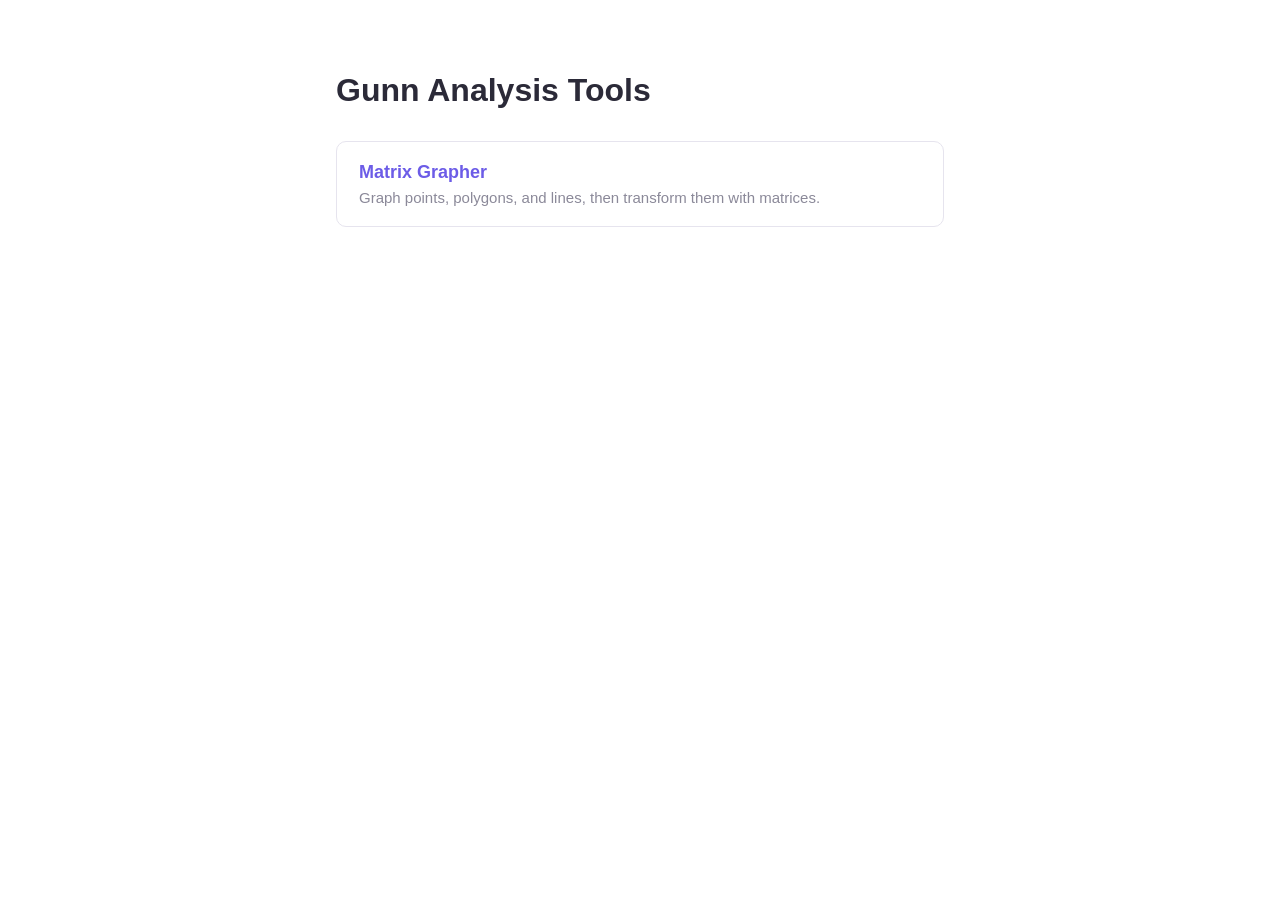
<file: index.html>
<!DOCTYPE html>
<html lang="en">
<head>
  <meta charset="utf-8">
  <meta name="viewport" content="width=device-width, initial-scale=1">
  <title>Gunn Analysis Tools</title>
  <link rel="stylesheet" href="matrix-grapher/style.css">
  <style>
    #home-page { max-width: 640px; margin: 0 auto; padding: 72px 16px; }
    #home-page h1 { font-size: 32px; margin: 0 0 32px; }
    .tool-card { display: block; padding: 20px 22px; border: 1px solid var(--border); border-radius: 10px; color: inherit; text-decoration: none; }
    .tool-card:hover, .tool-card:focus-visible { border-color: var(--accent); background: var(--accent-soft); }
    .tool-card h2 { font-size: 18px; margin: 0 0 6px; color: var(--accent); }
    .tool-card p { margin: 0; color: var(--muted); }
  </style>
</head>
<body>
  <main id="home-page">
    <h1>Gunn Analysis Tools</h1>
    <a class="tool-card" href="matrix-grapher/matrix-grapher.html">
      <h2>Matrix Grapher</h2>
      <p>Graph points, polygons, and lines, then transform them with matrices.</p>
    </a>
  </main>
</body>
</html>
</file>
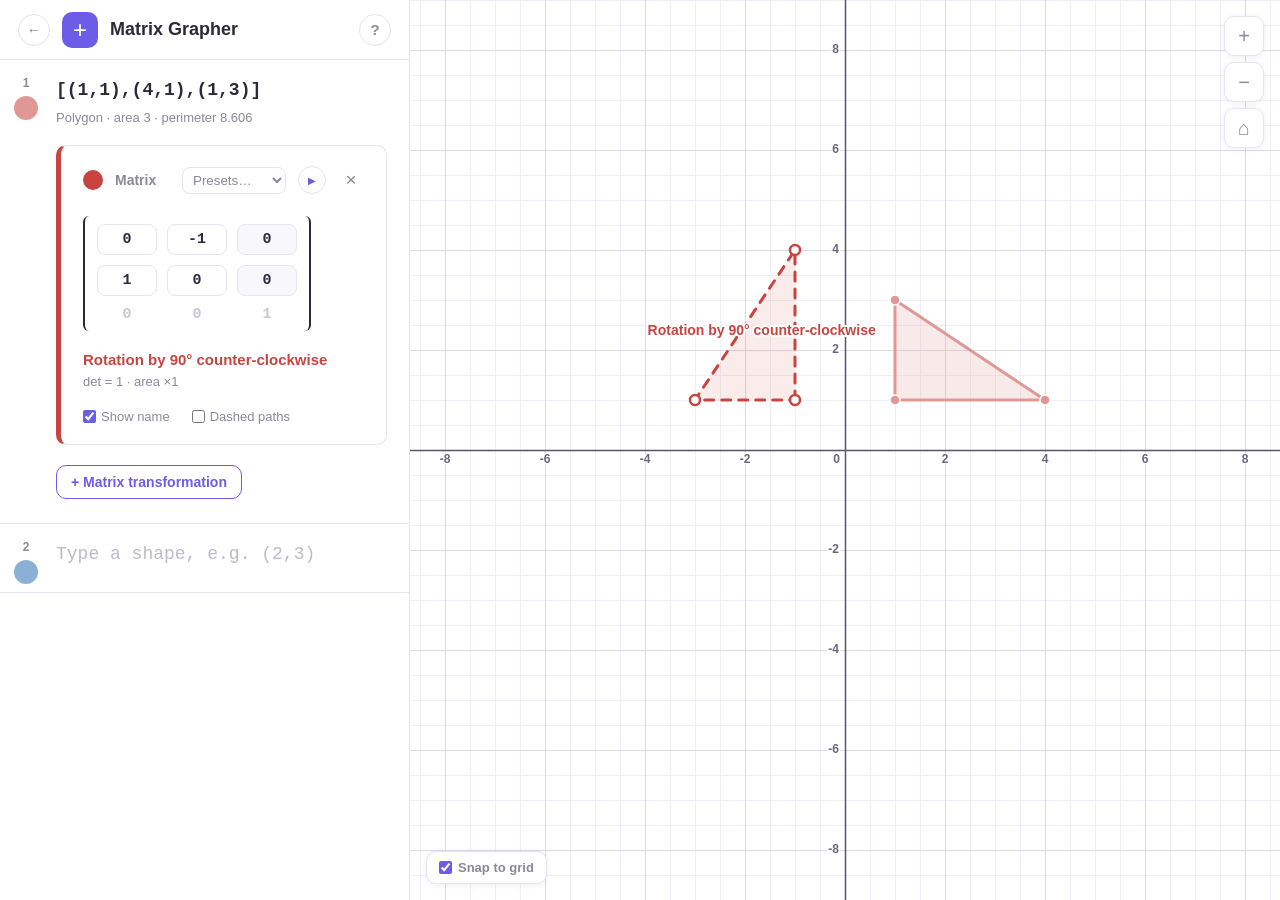
<file: matrix-grapher/matrix-grapher.html>
<!DOCTYPE html>
<html lang="en">
<head>
  <meta charset="utf-8">
  <meta name="viewport" content="width=device-width, initial-scale=1">
  <title>Matrix Grapher</title>
  <link rel="stylesheet" href="style.css">
</head>
<body>
  <div id="app">
    <aside id="sidebar">
      <header id="topbar">
        <a id="backBtn" class="icon-btn" href="../index.html" title="Back to home" aria-label="Back to home">←</a>
        <div id="addWrap">
          <button id="addBtn" title="Add a new shape">+</button>
        </div>
        <div class="title">Matrix Grapher</div>
        <button id="helpBtn" class="icon-btn" title="Help">?</button>
      </header>
      <div id="list"></div>
    </aside>

    <main id="graph">
      <canvas id="cv"></canvas>
      <label id="snapBox"><input type="checkbox" id="snap" checked> Snap to grid</label>
      <div id="zoomCol">
        <button id="zoomIn" title="Zoom in">+</button>
        <button id="zoomOut" title="Zoom out">−</button>
        <button id="home" title="Reset view">⌂</button>
      </div>
    </main>
  </div>

  <dialog id="help">
    <h2>How to use Matrix Grapher</h2>
    <h3>1. Make a shape</h3>
    <ul>
      <li>Type it in a row: a point <code>(2, 3)</code>, a polygon <code>[(0,0),(3,0),(0,2)]</code>, or a line <code>y=2x+1</code>, <code>x=3</code>, <code>2x+3y=6</code>.</li>
      <li>Drag its points (or the whole polygon) on the graph to move it.</li>
    </ul>
    <h3>2. Transform it</h3>
    <ul>
      <li>Under the shape, press <b>+ matrix transformation</b> and type the numbers of a matrix. The last column (shift) is for translations. You can type things like <code>cos(pi/4)</code> or <code>1/2</code>.</li>
      <li>The app works out what the matrix does (rotation, reflection, dilation, stretch, shear, translation, projection onto a line...). Tick <b>Show transformation name</b> to see it.</li>
      <li>The original shape is solid with filled points. Each transformed image is dashed with hollow points.</li>
      <li>Add several transformations to the same shape to chain them, or use <b>Presets…</b> for a quick start. ▶ animates.</li>
    </ul>
    <h3>Navigate</h3>
    <ul>
      <li>Drag the background to pan, scroll to zoom, ⌂ resets the view. Click a colored circle to hide or show something.</li>
    </ul>
    <form method="dialog"><button class="primary">Got it</button></form>
  </dialog>

  <script src="math.js"></script>
  <script src="app.js"></script>
</body>
</html>
</file>
<file: matrix-grapher/style.css>
:root {
  --accent: #6c5ce7;
  --accent-soft: #f1effd;
  --border: #e6e4ee;
  --text: #2b2a38;
  --muted: #8b8999;
  --danger: #d9435a;
}
* { box-sizing: border-box; }
html, body { height: 100%; margin: 0; }
body { font-family: "Helvetica Neue", Helvetica, Arial, sans-serif; color: var(--text); font-size: 15px; }
button { font: inherit; cursor: pointer; }
[hidden] { display: none !important; }

#app { display: flex; height: 100%; }

/* ---------- sidebar ---------- */
#sidebar { width: 410px; min-width: 320px; display: flex; flex-direction: column; background: #fff; border-right: 1px solid var(--border); z-index: 2; }
#topbar { display: flex; align-items: center; gap: 12px; height: 60px; padding: 0 18px; border-bottom: 1px solid var(--border); flex: none; }
#topbar .title { font-weight: 700; font-size: 18px; flex: 1; }
#addBtn { background: var(--accent); color: #fff; border: 0; border-radius: 10px; width: 36px; height: 36px; padding: 0; font-size: 24px; line-height: 1; display: flex; align-items: center; justify-content: center; }
#addBtn:hover { background: #5b4bd6; }
.icon-btn { width: 32px; height: 32px; border-radius: 50%; border: 1px solid var(--border); background: #fff; color: var(--muted); font-weight: 700; }
.icon-btn:hover { background: var(--accent-soft); color: var(--accent); }
#backBtn { display: flex; align-items: center; justify-content: center; flex: none; text-decoration: none; }

#list { flex: 1; overflow-y: auto; }
.row { display: flex; border-bottom: 1px solid var(--border); position: relative; min-height: 64px; }
.row:focus-within { background: #fcfcff; }
.row:focus-within::before { content: ""; position: absolute; left: 0; top: 0; bottom: 0; width: 4px; background: var(--c, var(--accent)); }
.row .gutter { width: 52px; flex: none; display: flex; flex-direction: column; align-items: center; padding-top: 16px; gap: 6px; }
.row .num { font-size: 12px; font-weight: 600; color: var(--muted); }
.row .dot { width: 24px; height: 24px; border-radius: 50%; border: 3px solid var(--c); background: var(--c); padding: 0; }
.row .dot.off { background: #fff; }
.row .body { flex: 1; padding: 16px 22px 24px 4px; min-width: 0; }
.row .del { position: absolute; top: 10px; right: 10px; width: 26px; height: 26px; border: 0; border-radius: 50%; background: none; color: var(--muted); font-size: 19px; opacity: 0; }
.row:hover .del, .row:focus-within .del { opacity: 1; }
.row .del:hover { color: var(--danger); background: #fdeef0; }
.row.blank .del { display: none; }
.expr-input { width: 100%; border: 0; outline: 0; font: 600 18px "Courier New", monospace; padding: 4px 28px 4px 0; background: transparent; color: var(--text); }
.expr-input::placeholder { color: #bdbbc9; font-weight: 400; }
.status { font-size: 13px; color: var(--muted); margin-top: 6px; }
.status:empty { display: none; }
.status.err { color: var(--danger); }

/* transformations */
.addtf { margin-top: 20px; border: 1.5px solid var(--accent); background: #fff; color: var(--accent); border-radius: 10px; padding: 8px 14px; font-size: 14px; font-weight: 600; }
.addtf:hover { background: var(--accent); color: #fff; }
.tfc { margin-top: 20px; padding: 20px 22px; border: 1px solid var(--border); border-left: 5px solid var(--c); border-radius: 10px; background: #fff; }
.tfhead { display: flex; align-items: center; gap: 12px; }
.tfhead .dot { flex: none; width: 20px; height: 20px; min-width: 20px; border-radius: 50%; border: 3px solid var(--c); background: var(--c); padding: 0; }
.tfhead .dot.off { background: #fff; }
.tftitle { flex: 1; min-width: 0; white-space: nowrap; font-size: 14px; font-weight: 600; color: var(--muted); }
.presets { border: 1px solid var(--border); border-radius: 8px; padding: 4px 6px; background: #fff; font: 600 13px inherit; color: var(--muted); max-width: 104px; min-width: 0; flex-shrink: 1; }
.play { flex: none; min-width: 28px; border: 1px solid var(--border); background: #fff; border-radius: 50%; width: 28px; height: 28px; font-size: 10px; padding: 0; color: var(--accent); }
.play:hover { background: var(--accent-soft); }
.play.on { background: var(--accent); color: #fff; border-color: var(--accent); }
.tfdel { flex: none; border: 0; background: none; font-size: 19px; color: var(--muted); width: 26px; height: 26px; border-radius: 50%; }
.tfdel:hover { color: var(--danger); background: #fdeef0; }
.mrow { display: flex; margin: 22px 0 8px; }
.bracket { border-left: 2px solid var(--text); border-right: 2px solid var(--text); border-radius: 6px; padding: 8px 12px; }
.mgrid { display: grid; grid-template-columns: repeat(3, 60px); gap: 10px; }
.mgrid input { width: 100%; padding: 6px 4px; text-align: center; font: 600 15px "Courier New", monospace; border: 1px solid var(--border); border-radius: 8px; background: #fff; color: var(--text); outline: 0; }
.mgrid input:focus { border-color: var(--accent); box-shadow: 0 0 0 3px var(--accent-soft); }
.mgrid input.shift { background: #f8f7fc; }
.mgrid input.bad { border-color: var(--danger); background: #fff3f5; }
.mgrid .fixed { text-align: center; color: #c9c7d6; font: 600 15px "Courier New", monospace; align-self: center; }
.tname { font-weight: 700; font-size: 15px; color: var(--c); margin-top: 20px; }
.tdet { font-size: 13px; color: var(--muted); margin-top: 6px; }
.tfopts { margin-top: 20px; display: flex; gap: 22px; flex-wrap: wrap; font-size: 13px; color: var(--muted); }
.tfopts label { display: flex; align-items: center; gap: 5px; cursor: pointer; }
.tfopts input { accent-color: var(--accent); margin: 0; }

/* ---------- graph ---------- */
#graph { flex: 1; position: relative; background: #fff; min-width: 0; }
#cv { position: absolute; inset: 0; width: 100%; height: 100%; touch-action: none; display: block; }
#snapBox { position: absolute; left: 16px; bottom: 16px; font-size: 13px; font-weight: 600; background: #fff; border: 1px solid var(--border); border-radius: 10px; padding: 8px 12px; box-shadow: 0 1px 6px rgba(40,30,90,.08); user-select: none; color: var(--muted); display: flex; align-items: center; gap: 6px; }
#snapBox input { accent-color: var(--accent); margin: 0; }
#zoomCol { position: absolute; right: 16px; top: 16px; display: flex; flex-direction: column; gap: 6px; }
#zoomCol button { width: 40px; height: 40px; border: 1px solid var(--border); border-radius: 10px; background: #fff; font-size: 20px; color: var(--muted); box-shadow: 0 1px 6px rgba(40,30,90,.08); }
#zoomCol button:hover { background: var(--accent-soft); color: var(--accent); }

dialog { border: 0; border-radius: 16px; max-width: 520px; padding: 26px 30px; box-shadow: 0 12px 40px rgba(40,30,90,.3); color: var(--text); font-family: inherit; }
dialog::backdrop { background: rgba(43,42,56,.4); }
dialog h2 { margin-top: 0; } dialog h3 { margin: 16px 0 4px; }
dialog li { margin: 5px 0; line-height: 1.45; }
dialog code { background: var(--accent-soft); padding: 1px 6px; border-radius: 5px; }
.primary { background: var(--accent); color: #fff; border: 0; border-radius: 10px; padding: 9px 22px; font-weight: 700; margin-top: 10px; }

@media (max-width: 760px) {
  #app { flex-direction: column-reverse; }
  #sidebar { width: 100%; height: 50%; border-right: 0; border-top: 1px solid var(--border); }
  #graph { height: 50%; flex: none; }
}
</file>
